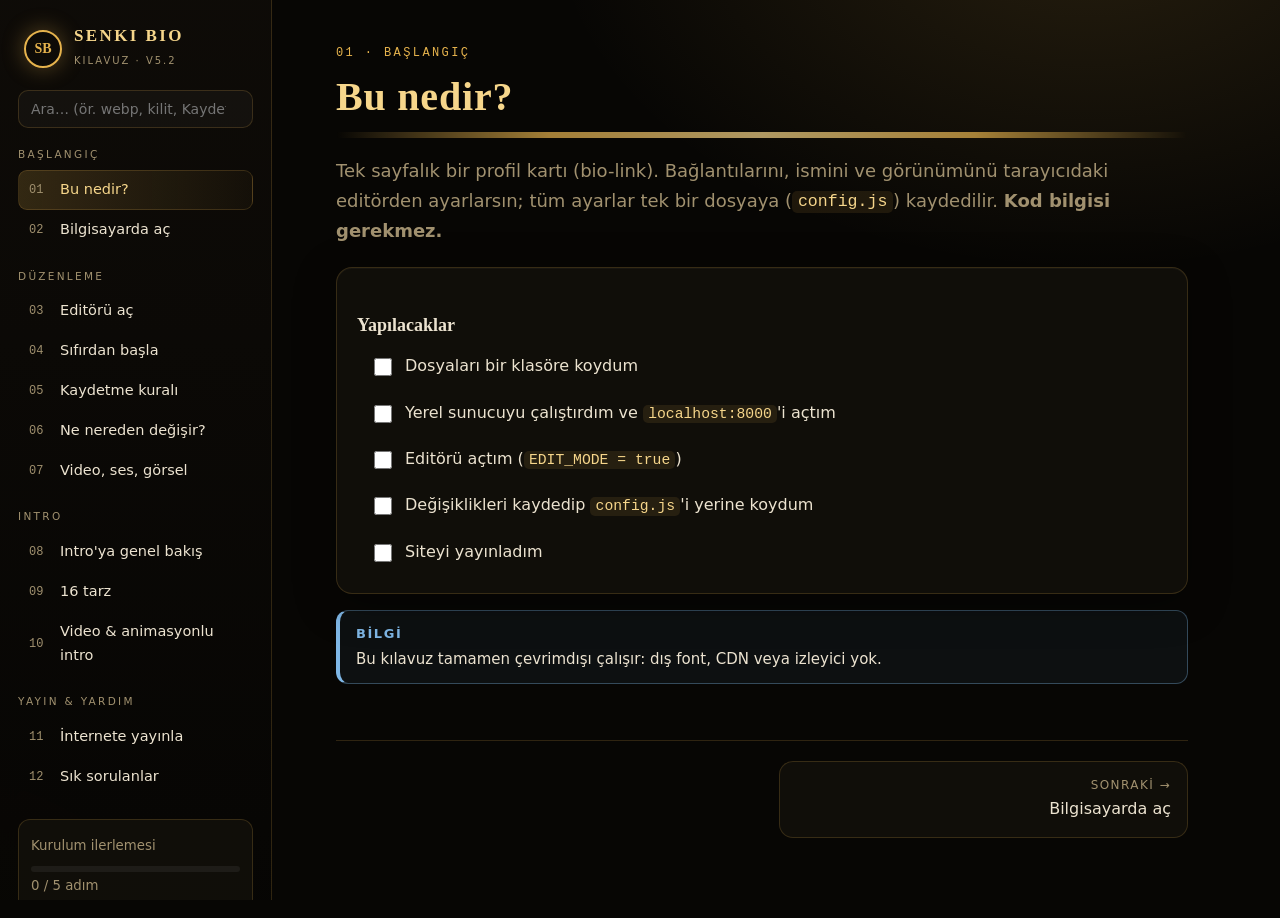
<file: guide.html>
<!doctype html>
<html lang="tr">
<head>
<meta charset="utf-8">
<meta name="viewport" content="width=device-width, initial-scale=1">
<title>SENKI BIO · Kılavuz</title>
<meta name="description" content="SENKI BIO bio sayfası için tek dosyalık, çevrimdışı çalışan kullanım kılavuzu.">
<meta name="theme-color" content="#070604">
<link rel="icon" type="image/svg+xml" href="assets/favicon.svg">
<style>
:root{
  --bg:#070604; --bg2:#0f0c08; --card:rgba(22,18,12,.72); --line:rgba(230,179,77,.18);
  --gold:#e6b34d; --gold2:#f6d68b; --text:#ece3d0; --muted:#a1916f; --ok:#8fd694; --warn:#f0a35e; --info:#7fb7e6;
  --serif:Georgia,"Times New Roman",serif; --sans:system-ui,-apple-system,"Segoe UI",Roboto,sans-serif; --mono:ui-monospace,SFMono-Regular,Consolas,"Liberation Mono",monospace;
  --side:272px;
}
@media (prefers-color-scheme: light){ :root:not([data-theme="dark"]){ --bg:#070604; } } /* kılavuz her zaman koyu: bio ile aynı dil */
*{box-sizing:border-box}
html{scroll-behavior:smooth;-webkit-text-size-adjust:100%}
body{margin:0;background:var(--bg);color:var(--text);font:16px/1.65 var(--sans);overflow-x:hidden}
body::before{content:"";position:fixed;inset:0;z-index:-1;pointer-events:none;
  background:radial-gradient(900px 600px at 85% -10%,rgba(230,179,77,.14),transparent 60%),radial-gradient(700px 500px at -10% 110%,rgba(230,179,77,.10),transparent 60%),var(--bg)}
a{color:var(--gold2);text-decoration:none;border-bottom:1px solid rgba(246,214,139,.25)}
a:hover{border-bottom-color:var(--gold2)}
code,kbd{font-family:var(--mono);font-size:.92em}
code{background:rgba(230,179,77,.10);padding:.08em .35em;border-radius:5px;color:var(--gold2)}
kbd{border:1px solid var(--line);border-bottom-width:2px;border-radius:6px;padding:.05em .45em;background:rgba(255,255,255,.03)}
section[hidden]{display:none !important}

/* ── layout ── */
.shell{display:grid;grid-template-columns:var(--side) 1fr;min-height:100vh}
.side{position:sticky;top:0;height:100vh;overflow:auto;padding:26px 18px 30px;border-right:1px solid var(--line);
  background:linear-gradient(180deg,rgba(15,12,8,.92),rgba(7,6,4,.92));backdrop-filter:blur(10px)}
.brand{display:flex;align-items:center;gap:12px;margin:0 6px 18px}
.brand .mark{width:38px;height:38px;border-radius:50%;border:2px solid var(--gold);display:grid;place-items:center;
  box-shadow:0 0 22px rgba(230,179,77,.35);color:var(--gold);font:600 14px var(--serif)}
.brand b{display:block;font:600 17px var(--serif);letter-spacing:.14em;color:var(--gold2)}
.brand small{color:var(--muted);letter-spacing:.2em;font-size:10px;text-transform:uppercase}
#guide-search{width:100%;padding:10px 12px;border-radius:10px;border:1px solid var(--line);background:rgba(255,255,255,.03);color:var(--text);font:14px var(--sans);outline:none}
#guide-search:focus{border-color:var(--gold);box-shadow:0 0 0 3px rgba(230,179,77,.15)}
.results{list-style:none;margin:8px 0 0;padding:0;display:grid;gap:4px}
.results:empty{display:none}
.results a{display:block;padding:8px 10px;border-radius:9px;border:1px solid transparent;color:var(--text);font-size:13px}
.results a:hover,.results a:focus-visible{background:rgba(230,179,77,.08);border-color:var(--line);outline:none}
.results small{display:block;color:var(--muted);font-size:11.5px}
.nav-group{margin:18px 0 6px;font-size:10.5px;letter-spacing:.22em;text-transform:uppercase;color:var(--muted)}
.nav a{display:flex;align-items:center;gap:9px;padding:7px 10px;border-radius:9px;color:var(--text);border:1px solid transparent;font-size:14.5px}
.nav a:hover{background:rgba(230,179,77,.07)}
.nav a[aria-current="page"]{background:linear-gradient(90deg,rgba(230,179,77,.18),rgba(230,179,77,.04));border-color:var(--line);color:var(--gold2)}
.nav .n{font:12px var(--mono);color:var(--muted);min-width:22px}
.progress{margin-top:22px;padding:12px;border:1px solid var(--line);border-radius:12px;background:var(--card)}
.progress .bar{height:6px;border-radius:99px;background:rgba(255,255,255,.06);overflow:hidden;margin-top:8px}
.progress .bar i{display:block;height:100%;width:0;background:linear-gradient(90deg,var(--gold),var(--gold2));transition:width .4s ease}
.progress small{color:var(--muted)}

main{padding:46px clamp(20px,5vw,72px) 80px;min-width:0;max-width:980px}
.menu-btn{display:none}
.eyebrow{font:12px var(--mono);letter-spacing:.2em;text-transform:uppercase;color:var(--gold)}
h1{font:600 clamp(28px,4vw,40px)/1.15 var(--serif);color:var(--gold2);margin:.35em 0 .3em;letter-spacing:.02em}
h2{font:600 24px/1.25 var(--serif);color:var(--gold2);margin:2.2em 0 .6em;padding-bottom:.35em;border-bottom:1px solid var(--line)}
h3{font:600 18px var(--serif);color:var(--text);margin:1.6em 0 .4em}
p,li{color:var(--text)}
.lead{font-size:18px;color:var(--muted);margin:0 0 1.2em;max-width:70ch}
section[data-page]{animation:fade .45s ease both}
@keyframes fade{from{opacity:0;transform:translateY(6px)}to{opacity:1;transform:none}}
.card{background:var(--card);border:1px solid var(--line);border-radius:16px;padding:18px 20px;margin:14px 0;backdrop-filter:blur(6px);
  box-shadow:0 10px 40px rgba(0,0,0,.35),inset 0 1px 0 rgba(255,255,255,.03)}
.grid{display:grid;gap:14px;grid-template-columns:repeat(auto-fit,minmax(220px,1fr))}
.callout{border-radius:12px;padding:12px 16px;margin:16px 0;border:1px solid;border-left-width:4px;font-size:15px}
.callout b{display:block;font-size:13px;letter-spacing:.12em;text-transform:uppercase;margin-bottom:2px}
.callout.tip{border-color:rgba(143,214,148,.35);border-left-color:var(--ok);background:rgba(143,214,148,.06)}
.callout.tip b{color:var(--ok)}
.callout.warn{border-color:rgba(240,163,94,.35);border-left-color:var(--warn);background:rgba(240,163,94,.06)}
.callout.warn b{color:var(--warn)}
.callout.info{border-color:rgba(127,183,230,.35);border-left-color:var(--info);background:rgba(127,183,230,.06)}
.callout.info b{color:var(--info)}
.steps{counter-reset:s;list-style:none;padding:0;margin:14px 0}
.steps li{counter-increment:s;position:relative;padding:12px 14px 12px 58px;margin:8px 0;border:1px solid var(--line);border-radius:12px;background:rgba(255,255,255,.015)}
.steps li::before{content:counter(s);position:absolute;left:14px;top:12px;width:30px;height:30px;border-radius:50%;display:grid;place-items:center;
  font:600 14px var(--serif);color:var(--bg);background:linear-gradient(135deg,var(--gold2),var(--gold));box-shadow:0 0 14px rgba(230,179,77,.4)}
.codewrap{position:relative;margin:12px 0}
.codewrap pre{margin:0;padding:14px 16px;padding-right:96px;border-radius:12px;background:#0b0905;border:1px solid var(--line);overflow-x:auto;
  font:13.5px/1.6 var(--mono);color:#f1e6c8;white-space:pre}
.copy-btn{position:absolute;top:9px;right:9px;font:12px var(--sans);padding:5px 10px;border-radius:8px;border:1px solid var(--line);
  background:rgba(230,179,77,.10);color:var(--gold2);cursor:pointer}
.copy-btn:hover{background:rgba(230,179,77,.2)}
.copy-btn[data-state="done"]{color:var(--ok);border-color:rgba(143,214,148,.5)}
.tbl-wrap{overflow-x:auto;border:1px solid var(--line);border-radius:14px;margin:14px 0}
table{width:100%;border-collapse:collapse;font-size:14.5px;min-width:520px}
th,td{text-align:left;padding:10px 12px;border-bottom:1px solid var(--line);vertical-align:top}
th{color:var(--gold);font-weight:600;background:rgba(230,179,77,.06);font-family:var(--serif)}
tr:last-child td{border-bottom:0}
.chip{display:inline-flex;align-items:center;gap:6px;padding:3px 10px;border-radius:999px;border:1px solid var(--line);font-size:12.5px;color:var(--gold2);margin:2px 4px 2px 0}
.checks label{display:flex;gap:10px;align-items:flex-start;padding:9px 12px;border-radius:10px;border:1px solid transparent;cursor:pointer}
.checks label:hover{background:rgba(230,179,77,.05);border-color:var(--line)}
.checks input{margin-top:5px;accent-color:var(--gold);width:18px;height:18px}
.pager{display:flex;justify-content:space-between;gap:12px;margin-top:56px;padding-top:20px;border-top:1px solid var(--line)}
.pager a{flex:1;max-width:48%;padding:14px 16px;border:1px solid var(--line);border-radius:14px;color:var(--text);background:var(--card);border-bottom:1px solid var(--line)}
.pager a:hover{border-color:var(--gold)}
.pager small{display:block;color:var(--muted);font-size:12px;letter-spacing:.12em;text-transform:uppercase}
.pager a.next{text-align:right;margin-left:auto}
.styles{display:grid;gap:12px;grid-template-columns:repeat(auto-fill,minmax(230px,1fr))}
.style{border:1px solid var(--line);border-radius:14px;padding:14px 16px;background:var(--card)}
.style b{display:block;font:600 16px var(--serif);color:var(--gold2)}
.style code{display:inline-block;margin-top:6px;font-size:12px}
.style p{margin:6px 0 0;color:var(--muted);font-size:14px}
.tag{display:block;font:11px var(--mono);letter-spacing:.1em;text-transform:uppercase;color:var(--muted);margin-bottom:4px}
.tag.new{color:var(--gold2)}
.flow{display:flex;flex-wrap:wrap;gap:8px;align-items:center;margin:12px 0}
.flow span{padding:8px 12px;border-radius:10px;border:1px solid var(--line);background:rgba(255,255,255,.02);font-size:14px}
.flow i{color:var(--gold);font-style:normal}
.hero-art{height:6px;border-radius:99px;margin:6px 0 18px;background:linear-gradient(90deg,transparent,var(--gold),var(--gold2),var(--gold),transparent);opacity:.7}

/* ── responsive ── */
@media (max-width: 900px){
  .shell{grid-template-columns:1fr}
  .side{position:fixed;inset:0 auto 0 0;width:min(86vw,320px);z-index:50;transform:translateX(-102%);transition:transform .3s ease;box-shadow:20px 0 60px rgba(0,0,0,.6)}
  .side.open{transform:none}
  .menu-btn{display:flex;position:sticky;top:0;z-index:40;align-items:center;gap:10px;width:100%;padding:12px 16px;border:0;border-bottom:1px solid var(--line);
    background:rgba(7,6,4,.92);backdrop-filter:blur(8px);color:var(--gold2);font:600 15px var(--serif);letter-spacing:.1em;cursor:pointer}
  .scrim{position:fixed;inset:0;background:rgba(0,0,0,.55);z-index:45;display:none}
  .scrim.open{display:block}
  main{padding:26px 18px 60px}
  .pager a{max-width:none}
}
@media (prefers-reduced-motion: reduce){
  html{scroll-behavior:auto} section[data-page]{animation:none} .side{transition:none} *{transition-duration:.01ms !important}
}
@media print{ .side,.menu-btn,.pager,.copy-btn{display:none !important} .shell{display:block} }
</style>
</head>
<body>
<button class="menu-btn" id="menu-btn" aria-expanded="false" aria-controls="side">☰ <span>KILAVUZ</span></button>
<div class="scrim" id="scrim"></div>
<div class="shell">
  <aside class="side" id="side" aria-label="Kılavuz gezinmesi">
    <div class="brand">
      <div class="mark">SB</div>
      <div><b>SENKI BIO</b><small>kılavuz · v5.2</small></div>
    </div>
    <input id="guide-search" type="search" placeholder="Ara… (ör. webp, kilit, Kaydet)" aria-label="Kılavuzda ara" autocomplete="off">
    <ul class="results" id="guide-results" role="listbox" aria-label="Arama sonuçları"></ul>

    <nav class="nav" aria-label="Sayfalar">
      <div class="nav-group">Başlangıç</div>
      <a href="#/baslangic"><span class="n">01</span>Bu nedir?</a>
      <a href="#/yerel-calistirma"><span class="n">02</span>Bilgisayarda aç</a>
      <div class="nav-group">Düzenleme</div>
      <a href="#/editor"><span class="n">03</span>Editörü aç</a>
      <a href="#/sifirdan"><span class="n">04</span>Sıfırdan başla</a>
      <a href="#/kaydetme"><span class="n">05</span>Kaydetme kuralı</a>
      <a href="#/nereden-degisir"><span class="n">06</span>Ne nereden değişir?</a>
      <a href="#/medya"><span class="n">07</span>Video, ses, görsel</a>
      <div class="nav-group">Intro</div>
      <a href="#/intro"><span class="n">08</span>Intro'ya genel bakış</a>
      <a href="#/intro-tarzlari"><span class="n">09</span>16 tarz</a>
      <a href="#/intro-video"><span class="n">10</span>Video &amp; animasyonlu intro</a>
      <div class="nav-group">Yayın &amp; yardım</div>
      <a href="#/yayinlama"><span class="n">11</span>İnternete yayınla</a>
      <a href="#/sss"><span class="n">12</span>Sık sorulanlar</a>
    </nav>

    <div class="progress" aria-live="polite">
      <small>Kurulum ilerlemesi</small>
      <div class="bar"><i id="prog-fill"></i></div>
      <small id="prog-text">0 / 0 adım</small>
    </div>
  </aside>

  <main id="main" tabindex="-1">

    <!-- ═════════ 01 ═════════ -->
    <section data-page="baslangic" id="baslangic">
      <div class="eyebrow">01 · Başlangıç</div>
      <h1>Bu nedir?</h1>
      <div class="hero-art"></div>
      <p class="lead">Tek sayfalık bir profil kartı (bio-link). Bağlantılarını, ismini ve görünümünü tarayıcıdaki editörden ayarlarsın;
      tüm ayarlar tek bir dosyaya (<code>config.js</code>) kaydedilir. <b>Kod bilgisi gerekmez.</b></p>
      <div class="card">
        <h3>Yapılacaklar</h3>
        <div class="checks" id="checklist">
          <label><input type="checkbox" data-check="kur"><span>Dosyaları bir klasöre koydum</span></label>
          <label><input type="checkbox" data-check="sunucu"><span>Yerel sunucuyu çalıştırdım ve <code>localhost:8000</code>'i açtım</span></label>
          <label><input type="checkbox" data-check="editor"><span>Editörü açtım (<code>EDIT_MODE = true</code>)</span></label>
          <label><input type="checkbox" data-check="kaydet"><span>Değişiklikleri kaydedip <code>config.js</code>'i yerine koydum</span></label>
          <label><input type="checkbox" data-check="yayin"><span>Siteyi yayınladım</span></label>
        </div>
      </div>
      <div class="callout info"><b>Bilgi</b>Bu kılavuz tamamen çevrimdışı çalışır: dış font, CDN veya izleyici yok.</div>
    </section>

    <!-- ═════════ 02 ═════════ -->
    <section data-page="yerel-calistirma" id="yerel-calistirma">
      <div class="eyebrow">02 · Kurulum</div>
      <h1>Bilgisayarda aç</h1>
      <p class="lead">Dosyaya çift tıklayarak (<code>file://</code>) açma. Discord kopyalama ve sesler çalışmaz.</p>
      <ol class="steps">
        <li>Dosyaları bir klasöre koy (örn. <code>Masaüstü\bio</code>).</li>
        <li>Klasörün içinde boş bir yere <kbd>Shift</kbd> + sağ tık → <b>"PowerShell penceresini burada aç"</b>.</li>
        <li>Komutu yaz ve Enter'a bas:
          <div class="codewrap"><pre><code>python -m http.server 8000</code></pre><button class="copy-btn" type="button">Kopyala</button></div>
        </li>
        <li>Tarayıcıda <b>http://localhost:8000</b> adresini aç. "CLICK TO ENTER" perdesi geldiyse hazırsın.</li>
      </ol>
      <div class="callout warn"><b>Dikkat</b><code>python</code> tanınmıyorsa python.org'dan kur ve kurulumda <b>"Add to PATH"</b> kutusunu işaretle.</div>
    </section>

    <!-- ═════════ 03 ═════════ -->
    <section data-page="editor" id="editor">
      <div class="eyebrow">03 · Düzenleme</div>
      <h1>Editörü aç</h1>
      <ol class="steps">
        <li><b>index.html</b> dosyasını bir metin editörüyle aç.</li>
        <li>En üstte şu satırı bul ve <code>false</code> yerine <code>true</code> yaz:
          <div class="codewrap"><pre><code>window.EDIT_MODE = true;</code></pre><button class="copy-btn" type="button">Kopyala</button></div>
        </li>
        <li>Kaydet, sayfayı yenile (<kbd>F5</kbd>). <b>"EDITÖR AÇIK"</b> rozeti belirir; tıkla.</li>
      </ol>
      <p>Solda bölüm ikonları var, her bölüm açılır-kapanır başlıklarla. Yaptığın her değişiklik <b>anında</b> sayfaya yansır.
      Kapatmak için sol üstteki <b>✕</b> veya <kbd>Esc</kbd>.</p>
      <div class="callout tip"><b>İpucu</b>Editör açıkken sayfa garip görünebilir; bu normal. Yayınlamadan önce <code>EDIT_MODE = false</code> yap.</div>
    </section>

    <!-- ═════════ 04 ═════════ -->
    <section data-page="sifirdan" id="sifirdan">
      <div class="eyebrow">04 · Düzenleme</div>
      <h1>Sıfırdan başla</h1>
      <p class="lead">Mevcut içerikleri beğenmiyorsan editörün üst barındaki <b>SIFIR</b> düğmesine bas: boş bir bio gelir.</p>
      <ol class="steps">
        <li><b>Kimlik</b> → kullanıcı adı, bio, sayfa başlığı.</li>
        <li><b>Avatar · Çerçeveler</b> → fotoğraf yolu ve soldan çerçeve.
          <span class="chip">B = arkada</span><span class="chip">F = öne geçer</span><span class="chip">O = fotoğrafın üstünde</span></li>
        <li><b>Linkler</b> → <b>"+ Buton ekle"</b> → etiket yaz → tür olarak <i>URL açar</i> seç → adresi yapıştır.
          Discord için <i>Panoya kopyalar</i> seç ve kullanıcı adını yaz.</li>
        <li><b>Kaydet</b> → inen <code>config.js</code>'i <code>js</code> klasörüne at (eskisinin üzerine).</li>
        <li><code>EDIT_MODE</code>'u tekrar <code>false</code> yap. Bitti. ✅</li>
      </ol>
    </section>

    <!-- ═════════ 05 ═════════ -->
    <section data-page="kaydetme" id="kaydetme">
      <div class="eyebrow">05 · Düzenleme</div>
      <h1>Kaydetme kuralı</h1>
      <p class="lead">Bu bölüm en önemli kısım. Editör tarayıcıda çalışır; değişikliklerin kalıcı olması için dosyaya yazılması gerekir.</p>
      <div class="flow"><span>Editörde düzenle</span><i>→</i><span>Kaydet</span><i>→</i><span>config.js iner</span><i>→</i><span>js klasörüne koy</span><i>→</i><span>F5 ✅</span></div>
      <div class="callout warn"><b>Önemli</b>Kaydetmeden sayfayı kapatırsan düzenlemeler dosyaya yazılmaz. Editörü açık bırakıp yenilersen tarayıcı hatırlar, ama dosya aynı kalır.</div>
    </section>

    <!-- ═════════ 06 ═════════ -->
    <section data-page="nereden-degisir" id="nereden-degisir">
      <div class="eyebrow">06 · Referans</div>
      <h1>Ne nereden değişir?</h1>
      <p class="lead">Aradığını bul, editörde hangi bölümde olduğunu gör.</p>
      <div class="tbl-wrap">
        <table>
          <thead><tr><th>Ne istiyorum?</th><th>Editörde nerede?</th></tr></thead>
          <tbody>
            <tr><td>İsim, bio, başlık</td><td>Kimlik</td></tr>
            <tr><td>Giriş perdesi yazısı / küp</td><td>Kimlik → GİRİŞ PERDESİ</td></tr>
            <tr><td>Küp boyutu / hızı / rengi</td><td>Kimlik → GİRİŞ PERDESİ (kaydırıcılar)</td></tr>
            <tr><td>Site simgesi (favicon)</td><td>Kimlik → FAVICON</td></tr>
            <tr><td>Açılış animasyonu (tarz, video, kilit)</td><td>Kimlik → İNTERAKTİF İNTRO</td></tr>
            <tr><td>Fotoğraf + çerçevesi</td><td>Avatar · Çerçeveler</td></tr>
            <tr><td>Rozetler (isim yanındaki ikonlar)</td><td>Rozetler</td></tr>
            <tr><td>Butonlar / linkler</td><td>Linkler &amp; Aksiyonlar</td></tr>
            <tr><td>Altın rengi, metin, arka plan, ikon, kart rengi</td><td>Tema &amp; Yazı Tipi</td></tr>
            <tr><td>Arka plan (video/görsel/toz)</td><td>Arka Plan</td></tr>
            <tr><td>Kart boyutu, cam efekti</td><td>Kart</td></tr>
            <tr><td>İleri seviye konum</td><td>Gelişmiş</td></tr>
            <tr><td>Sekmeler / oyun listesi</td><td>Sekmeler</td></tr>
            <tr><td>Sağ tık menüsü, menü düğmeleri</td><td>Menüler</td></tr>
            <tr><td>Fare bölgesi → aksiyon</td><td>Bölgeler</td></tr>
            <tr><td>Sesler, müzik</td><td>Ses</td></tr>
          </tbody>
        </table>
      </div>
    </section>

    <!-- ═════════ 07 ═════════ -->
    <section data-page="medya" id="medya">
      <div class="eyebrow">07 · Referans</div>
      <h1>Video, ses, görsel ekleme</h1>
      <p class="lead">Dosyaları <code>assets</code> klasörüne at, sonra editörde <b>yolunu</b> yaz.</p>
      <div class="tbl-wrap"><table>
        <thead><tr><th>Ne</th><th>Dosya</th></tr></thead>
        <tbody>
          <tr><td>Arka plan videosu</td><td><code>assets/bg.mp4</code> (varsayılan; arka plan listesinde <code>assets/bg.jpg</code> de var)</td></tr>
          <tr><td>Avatar</td><td><code>assets/avatar.jpg</code></td></tr>
          <tr><td>Efekt sesleri</td><td><code>assets/sounds/hover.mp3</code>, <code>click.mp3</code></td></tr>
          <tr><td>Müzik</td><td>Editörün <b>Ses</b> bölümünden ekle</td></tr>
          <tr><td>Açılış videosu</td><td>Bkz. <a href="#/intro-video">Video &amp; animasyonlu intro</a></td></tr>
        </tbody>
      </table></div>
      <div class="callout info"><b>Not</b>Eksik dosya sessizce yok sayılır; kırmızı hata çıkmaz.</div>
    </section>

    <!-- ═════════ 08 ═════════ -->
    <section data-page="intro" id="intro">
      <div class="eyebrow">08 · Intro</div>
      <h1>Intro'ya genel bakış</h1>
      <p class="lead">Giriş perdesine tıklayınca oynayan açılış. Bir <b>tarz</b> (16 hazır efekt) ya da bir <b>video / animasyonlu görsel</b> seçebilirsin.</p>
      <div class="flow"><span>CLICK TO ENTER</span><i>→</i><span>Intro (tarz veya video)</span><i>→</i><span>Öğeler belirir</span><i>→</i><span>Site</span></div>
      <h2>Ayarlar</h2>
      <div class="tbl-wrap"><table>
        <thead><tr><th>Ayar</th><th>Ne yapar?</th></tr></thead>
        <tbody>
          <tr><td><b>İntro açılış animasyonu</b></td><td>Açık / kapalı.</td></tr>
          <tr><td><b>Mod</b></td><td><i>Tarz</i> hazır efektleri kullanır. <i>Video</i> seçilirse video kaynakları oynatılır.</td></tr>
          <tr><td><b>Tarz</b></td><td>16 efekt arasından biri (<a href="#/intro-tarzlari">tüm liste</a>).</td></tr>
          <tr><td><b>Metinler</b></td><td>Tarz metin gösteriyorsa her satır ayrı yazılır (en fazla 12 satır).</td></tr>
          <tr><td><b>Element gecikmesi</b></td><td>Öğeler arasındaki süre (30–800 ms).</td></tr>
          <tr><td><b>Arka plan açılışı</b></td><td>Blur, fade, kare kare, wipe veya yok.</td></tr>
          <tr><td><b>Yenilemede atla</b></td><td>Intro bir kez oynar; yenilemede atlanır.</td></tr>
          <tr><td><b>Ses efektleri</b></td><td>Intro sırasında ses (video için de geçerli).</td></tr>
        </tbody>
      </table></div>
      <div class="callout tip"><b>Atlamak</b>Intro sırasında herhangi bir yere tıkla veya <kbd>Esc</kbd>'e bas: anında siteye geçilir.</div>
      <div class="card">
        <h3>Test et</h3>
        <p>Editörde <b>▶ Intro'yu Test Et</b> düğmesi, ayarlarını yenilemeden oynatır.</p>
      </div>
    </section>

    <!-- ═════════ 09 ═════════ -->
    <section data-page="intro-tarzlari" id="intro-tarzlari">
      <div class="eyebrow">09 · Intro</div>
      <h1>16 tarz</h1>
      <p class="lead">Klasik yedi tarz ve v5.2 ile gelen dokuz yeni efekt. Mod <b>Tarz</b> iken editörde "Tarz" listesinden seç.</p>
      <h2>Klasik</h2>
      <div class="styles">
        <div class="style"><span class="tag">klasik</span><b>Önyükleme</b><p>Terminal satırları yazılır, öğeler sırayla belirir.</p><code>boot</code></div>
        <div class="style"><span class="tag">klasik</span><b>Sinematik</b><p>Harf kutusu açılır, kart bulanıktan netleşir.</p><code>cinematic</code></div>
        <div class="style"><span class="tag">klasik</span><b>Montaj</b><p>Öğeler yönlü kayarak yerine oturur.</p><code>assembly</code></div>
        <div class="style"><span class="tag">klasik</span><b>Glitch</b><p>Öğeler bozulup sarsılarak görünür.</p><code>glitch</code></div>
        <div class="style"><span class="tag">klasik</span><b>Terminal</b><p>Rastgele karakter şelalesi ve çözülme.</p><code>terminal</code></div>
        <div class="style"><span class="tag">klasik</span><b>Çağırma</b><p>Rün halkaları ve büyü efekti.</p><code>summon</code></div>
        <div class="style"><span class="tag">klasik</span><b>Minimal</b><p>Sadece yavaş bir solma.</p><code>minimal</code></div>
      </div>
      <h2>Yeni (v5.2)</h2>
      <div class="styles">
        <div class="style"><span class="tag new">yeni</span><b>Matrix yağmuru</b><p>Düşen karakter sütunları, sonra açılış.</p><code>matrix</code></div>
        <div class="style"><span class="tag new">yeni</span><b>İris açılışı</b><p>Dairesel bir perde kapanarak sahneyi açar.</p><code>iris</code></div>
        <div class="style"><span class="tag new">yeni</span><b>Daktilo</b><p>Her satır imleçle yazılır, öğeler karşılar.</p><code>typewriter</code></div>
        <div class="style"><span class="tag new">yeni</span><b>Tarama çizgisi</b><p>CRT tarzı yatay tarama çizgisi her şeyi açar.</p><code>scanline</code></div>
        <div class="style"><span class="tag new">yeni</span><b>Parçacık toplama</b><p>Parçacıklar merkeze toplanıp patlar.</p><code>particles</code></div>
        <div class="style"><span class="tag new">yeni</span><b>Yakınlaşma</b><p>Kart büyük ve bulanık başlar, yerine oturur.</p><code>zoom</code></div>
        <div class="style"><span class="tag new">yeni</span><b>Neon titreme</b><p>Öğeler neon gibi titreyerek yanar.</p><code>flicker</code></div>
        <div class="style"><span class="tag new">yeni</span><b>Perde</b><p>İki perde açılır, sahne ortaya çıkar.</p><code>curtains</code></div>
        <div class="style"><span class="tag new">yeni</span><b>EKG hattı</b><p>Kalp atışı çizgisi çizilir, sonra açılır.</p><code>ekg</code></div>
      </div>
    </section>

    <!-- ═════════ 10 ═════════ -->
    <section data-page="intro-video" id="intro-video-page">
      <div class="eyebrow">10 · Intro</div>
      <h1>Video &amp; animasyonlu intro</h1>
      <p class="lead">Kendi açılış videonu koy. Tarayıcı, listedeki dosyalardan <b>oynatabildiğini</b> seçer; oynatamadığını atlar.</p>

      <h2>Desteklenen formatlar</h2>
      <div class="tbl-wrap"><table>
        <thead><tr><th>Kapsayıcı</th><th>Video</th><th>Ses</th><th>Not</th></tr></thead>
        <tbody>
          <tr><td><b>MP4</b> (.mp4, .m4v, .mov)</td><td>H.264 (AVC) veya H.265 (HEVC)</td><td>AAC</td><td>Safari, Edge ve Chrome'un çoğu sürümünde; H.265 için cihazın donanım desteği gerekir.</td></tr>
          <tr><td><b>WebM</b> (.webm)</td><td>AV1 veya VP9</td><td>Opus</td><td>En küçük dosyalar; AV1 en verimli olanı.</td></tr>
          <tr><td><b>Animasyonlu WebP / GIF</b></td><td>—</td><td>yok (sessiz)</td><td>Video değil görsel gibi oynar; süre <code>maxMs</code> ile sınırlanır (varsayılan 4 sn).</td></tr>
        </tbody>
      </table></div>
      <div class="callout info"><b>Codec otomatik seçilir</b>Dosya adına <code>av1</code>, <code>vp9</code>, <code>h264</code>, <code>hevc</code> / <code>h265</code> yazarsan tarayıcıya tam o kodeği sorulur. Ya da kaynağı açıkça belirtebilirsin (aşağıda).</div>

      <h2>Adım adım</h2>
      <ol class="steps">
        <li>Videonu uygun formatlarda hazırla (aşağıdaki komutlar).</li>
        <li>Dosyaları <code>assets</code> klasörüne koy.</li>
        <li>Editörde <b>Kimlik → İNTERAKTİF İNTRO</b> bölümünü aç. <b>Mod</b>'u <i>Video / animasyonlu WebP</i> yap.</li>
        <li><b>Video kaynakları</b> kutusuna her satıra bir dosya yaz. Tercih sırasına göre yazman gerekmez.</li>
        <li>İstersen <b>"Video varsa diğer intro ayarlarını kilitle"</b>'yi aç.</li>
        <li>Kaydet, <code>config.js</code>'i yerine koy, F5.</li>
      </ol>

      <h2>Kilit: "Video varsa diğer ayarları kilitle"</h2>
      <p>Bu seçenek açıkken ve oynatılabilir bir video bulunduğunda, <b>tarz, metinler, element gecikmesi ve arka plan açılışı</b> devre dışı kalır: intro yalnızca videoyu oynatır. Ses ve "yenilemede atla" ayarları videoyla birlikte geçerli kalır.</p>
      <div class="callout warn"><b>Dikkat</b>Hiçbir kaynak oynatılamazsa kilit kendiliğinden devre dışı kalır ve intro bir tarza düşer; site asla açılışsız kalmaz.</div>

      <h2>Örnek ayar</h2>
      <div class="codewrap"><pre><code>intro: {
  enabled: true,
  mode: "video",
  video: {
    sources: [
      { src: "assets/intro-av1.webm",  codec: "av1"  },
      { src: "assets/intro-hevc.mp4",  codec: "hevc" },
      { src: "assets/intro-h264.mp4",  codec: "h264" },
    ],
    poster: "assets/intro-poster.jpg",
    maxMs: 12000,        // 0 = video bitene kadar
    lockOthers: true,    // video varsa diğer intro ayarlarını kilitle
  },
  sound: true,
  skipOnReload: true,
}</code></pre><button class="copy-btn" type="button">Kopyala</button></div>

      <h2>Dönüştürme komutları (ffmpeg)</h2>
      <p>Kendi videonu bu komutlarla dönüştürebilirsin (<code>in.mov</code> yerine kaynağını yaz):</p>
      <div class="codewrap"><pre><code># WebM — AV1 + Opus
ffmpeg -i in.mov -c:v libsvtav1 -crf 35 -preset 8 -c:a libopus -b:a 96k intro-av1.webm</code></pre><button class="copy-btn" type="button">Kopyala</button></div>
      <div class="codewrap"><pre><code># MP4 — H.264 + AAC
ffmpeg -i in.mov -c:v libx264 -crf 23 -preset slow -pix_fmt yuv420p -c:a aac -b:a 128k -movflags +faststart intro-h264.mp4</code></pre><button class="copy-btn" type="button">Kopyala</button></div>
      <div class="codewrap"><pre><code># MP4 — H.265 + AAC (Apple uyumlu hvc1 etiketi)
ffmpeg -i in.mov -c:v libx265 -crf 26 -tag:v hvc1 -c:a aac -b:a 128k -movflags +faststart intro-hevc.mp4</code></pre><button class="copy-btn" type="button">Kopyala</button></div>
      <div class="codewrap"><pre><code># Animasyonlu WebP (sessiz, 24 fps, 1280 px genişlik)
ffmpeg -i in.mp4 -vf "fps=24,scale=1280:-1" -an -c:v libwebp -q:v 70 -loop 0 intro.webp</code></pre><button class="copy-btn" type="button">Kopyala</button></div>

      <div class="callout tip"><b>Boyut</b>Açılış videoları kısa ve küçük tutulmalı: 3–6 saniye ve birkaç yüz KB ideal. Büyük videolar yavaş yüklenir.</div>
    </section>

    <!-- ═════════ 11 ═════════ -->
    <section data-page="yayinlama" id="yayinlama">
      <div class="eyebrow">11 · Yayın</div>
      <h1>İnternete yayınla</h1>
      <p class="lead">GitHub Pages ile ücretsiz. Hesap açıp bir depo oluştur, dosyaları yükle, Pages'i etkinleştir.</p>
      <ol class="steps">
        <li>github.com'da hesap aç → <b>New repository</b> → adı <code>bio</code> (Public kalsın) → <b>Create</b>.</li>
        <li><b>Add file → Upload files</b> → projedeki <b>tüm</b> dosyaları sürükle (index.html, css, js, assets, guide.html) → <b>Commit changes</b>.</li>
        <li><b>Settings → Pages</b> → Source: <b>"Deploy from a branch"</b> → Branch: <code>main</code> / <code>(root)</code> → <b>Save</b>.</li>
        <li>1–2 dakika bekle. Adresin: <code>https://KULLANICIADIN.github.io/bio/</code></li>
      </ol>
      <div class="callout tip"><b>Güncelleme</b>Depoya gir → dosyayı güncelle (upload) → bir dakika içinde site yenilenir.</div>
    </section>

    <!-- ═════════ 12 ═════════ -->
    <section data-page="sss" id="sss">
      <div class="eyebrow">12 · Yardım</div>
      <h1>Sık sorulanlar</h1>
      <div class="card">
        <h3>Video görünmüyor?</h3>
        <p>Dosya adı birebir doğru mu, <code>assets</code> içinde mi? Hiçbir kaynak oynatılamıyorsa intro otomatik bir tarza düşer. Tarayıcı konsolunda <code>[intro]</code> ile başlayan mesajlara bak.</p>
      </div>
      <div class="card">
        <h3>Ses çıkarmıyor?</h3>
        <p>Tarayıcılar sesi ancak bir tıklamadan sonra açar. "CLICK TO ENTER" perdesine tıklamak ses iznini verir. Editörün <b>Ses</b> bölümünden kontrol et.</p>
      </div>
      <div class="card">
        <h3>Kaydettim ama sitede görünmüyor?</h3>
        <p>İnen <code>config.js</code>'i <code>js</code> klasörüne kopyaladın mı? Bölüm 05'e bak.</p>
      </div>
      <div class="card">
        <h3>Editör açıkken site garip?</h3>
        <p>Normal; editör geliştirici modudur. Yayınlamadan önce <code>EDIT_MODE = false</code> yap.</p>
      </div>
      <div class="card">
        <h3>Klavye kısayolları</h3>
        <p><kbd>M</kbd> ses aç/kapa · <kbd>F</kbd> çerçeve değiştir · <kbd>B</kbd> blur aç/kapa · <kbd>T</kbd> zamanı durdur · <kbd>H</kbd> yardım.
        Bunlar <code>CONFIG.fx.shortcuts</code> açıkken çalışır. Intro'da <kbd>Esc</kbd> atlar. Çok eski bir oyun kodu da var: ↑↑↓↓←→←→BA 🤫</p>
      </div>
      <div class="card">
        <h3>Her şey battı, sıfırlamak istiyorum</h3>
        <p>Editörde <b>DEF</b> → varsayılan, <b>SIFIR</b> → boş sayfa, <b>V1</b> → Tanya şablonu. Hiçbiri dosyalarını bozmaz; beğenmezsen Kaydet'e basmazsın, biter.</p>
      </div>
    </section>

    <nav class="pager" aria-label="Sayfa gezinmesi">
      <a class="prev" id="pager-prev" href="#/baslangic"></a>
      <a class="next" id="pager-next" href="#/baslangic"></a>
    </nav>
  </main>
</div>

<script>
(function () {
  "use strict";
  var ORDER = ["baslangic","yerel-calistirma","editor","sifirdan","kaydetme","nereden-degisir","medya",
               "intro","intro-tarzlari","intro-video","yayinlama","sss"];
  var TITLES = {}; var sections = Array.prototype.slice.call(document.querySelectorAll("section[data-page]"));
  sections.forEach(function (s) { TITLES[s.dataset.page] = (s.querySelector("h1") || {}).textContent || s.dataset.page; });
  /* sayfa id'si ile route eşleşmesi: "intro-video" sayfası id'si "intro-video-page" olabilir; route data-page'den */
  var $ = function (s) { return document.querySelector(s); };
  var side = $("#side"), scrim = $("#scrim"), menuBtn = $("#menu-btn");

  function pageFromHash() {
    var h = (location.hash || "").replace(/^#\/?/, "");
    return TITLES.hasOwnProperty(h) ? h : "baslangic";
  }

  function show(page) {
    sections.forEach(function (s) { s.hidden = s.dataset.page !== page; });
    document.querySelectorAll(".nav a").forEach(function (a) {
      if (a.getAttribute("href") === "#/" + page) a.setAttribute("aria-current", "page"); else a.removeAttribute("aria-current");
    });
    var i = ORDER.indexOf(page);
    var prev = ORDER[i - 1], next = ORDER[i + 1];
    var pp = $("#pager-prev"), pn = $("#pager-next");
    pp.hidden = !prev; pn.hidden = !next;
    if (prev) { pp.href = "#/" + prev; pp.innerHTML = "<small>← Önceki</small>" + TITLES[prev]; }
    if (next) { pn.href = "#/" + next; pn.innerHTML = "<small>Sonraki →</small>" + TITLES[next]; }
    document.title = TITLES[page] + " · SENKI BIO kılavuz";
    window.scrollTo({ top: 0, behavior: "auto" });
    closeMenu();
  }

  function route() { show(pageFromHash()); }
  window.addEventListener("hashchange", route);

  /* ── mobil menü ── */
  function openMenu(o) { side.classList.toggle("open", o); scrim.classList.toggle("open", o); menuBtn.setAttribute("aria-expanded", String(o)); }
  function closeMenu() { openMenu(false); }
  menuBtn.addEventListener("click", function () { openMenu(!side.classList.contains("open")); });
  scrim.addEventListener("click", closeMenu);
  document.addEventListener("keydown", function (e) { if (e.key === "Escape") closeMenu(); });

  /* ── arama: tüm sayfalar, sonuç bağlantıları ── */
  var index = sections.map(function (s) {
    return { page: s.dataset.page, title: TITLES[s.dataset.page], text: (s.textContent || "").replace(/\s+/g, " ").trim() };
  });
  var box = $("#guide-search"), out = $("#guide-results");
  function snippet(text, q) {
    var at = text.toLowerCase().indexOf(q.toLowerCase());
    var from = Math.max(0, at - 40);
    return (from > 0 ? "…" : "") + text.substr(from, 110) + "…";
  }
  box.addEventListener("input", function () {
    var q = box.value.trim();
    out.innerHTML = "";
    if (q.length < 2) return;
    index.forEach(function (d) {
      if (d.text.toLowerCase().indexOf(q.toLowerCase()) === -1) return;
      var li = document.createElement("li");
      var a = document.createElement("a");
      a.href = "#/" + d.page; a.setAttribute("data-search-hit", ""); a.textContent = d.title;
      var sm = document.createElement("small"); sm.textContent = snippet(d.text, q);
      a.appendChild(sm); li.appendChild(a); out.appendChild(li);
    });
    if (!out.children.length) { var none = document.createElement("li"); none.textContent = "Sonuç yok"; none.style.color = "var(--muted)"; none.style.padding = "6px 10px"; out.appendChild(none); }
  });
  box.addEventListener("keydown", function (e) { if (e.key === "Escape") { box.value = ""; out.innerHTML = ""; } });
  out.addEventListener("click", function () { box.value = ""; out.innerHTML = ""; closeMenu(); });

  /* ── kopyala düğmeleri ── */
  document.querySelectorAll(".copy-btn").forEach(function (btn) {
    btn.addEventListener("click", function () {
      var code = btn.parentElement.querySelector("pre code") || btn.parentElement.querySelector("pre");
      var text = code ? code.textContent : "";
      var done = function () { btn.textContent = "Kopyalandı ✓"; btn.setAttribute("data-state", "done");
        setTimeout(function () { btn.textContent = "Kopyala"; btn.removeAttribute("data-state"); }, 1500); };
      var fallback = function () {
        var t = document.createElement("textarea"); t.value = text; t.style.cssText = "position:fixed;opacity:0";
        document.body.appendChild(t); t.select(); try { document.execCommand("copy"); } catch (_) {} t.remove(); done();
      };
      if (navigator.clipboard && window.isSecureContext) navigator.clipboard.writeText(text).then(done, fallback);
      else fallback();
    });
  });

  /* ── kurulum ilerlemesi (localStorage güvenli) ── */
  var KEY = "senki-guide:checks";
  function readChecks() { try { return JSON.parse(localStorage.getItem(KEY) || "{}") || {}; } catch (_) { return {}; } }
  function writeChecks(o) { try { localStorage.setItem(KEY, JSON.stringify(o)); } catch (_) {} }
  var boxes = document.querySelectorAll("[data-check]");
  function paint() {
    var state = readChecks(), n = 0;
    boxes.forEach(function (b) { b.checked = !!state[b.dataset.check]; if (b.checked) n++; });
    var total = boxes.length || 1;
    $("#prog-fill").style.width = Math.round(n / total * 100) + "%";
    $("#prog-text").textContent = n + " / " + boxes.length + " adım";
  }
  boxes.forEach(function (b) {
    b.addEventListener("change", function () { var s = readChecks(); s[b.dataset.check] = b.checked; writeChecks(s); paint(); });
  });

  route();
  paint();
})();
</script>
</body>
</html>
</file>
